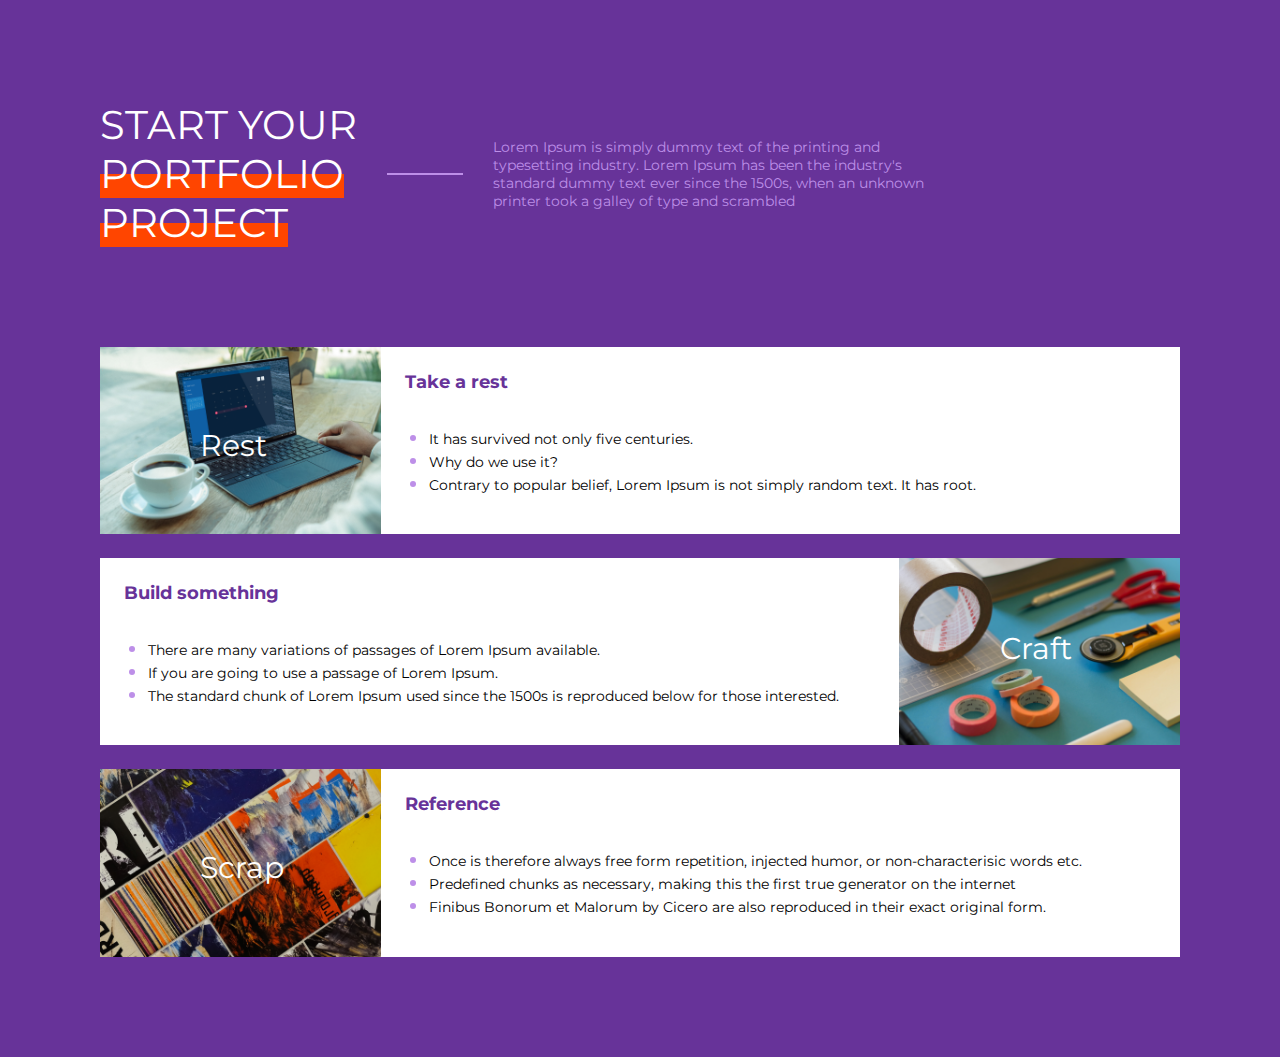
<file: index.html>
<!DOCTYPE html>
<html>
	<head>
		<link rel="preconnect" href="https://fonts.googleapis.com">
		<link rel="preconnect" href="https://fonts.gstatic.com" crossorigin>
		<link href="https://fonts.googleapis.com/css2?family=Montserrat:wght@500;700&display=swap" rel="stylesheet">		
		<link rel="stylesheet" href="style.css">
	</head>
	<body>
		<header class="head">
			<div>
				<p class="title">START YOUR</p>
				<p class="sub"><strong class="oranged">PORTFOLIO</strong></p>
				<p class="sub"><strong class="oranged">PROJECT</strong></p>
			</div>

			<div class="line">
			</div>

			<div class="lor">
				<p>Lorem Ipsum is simply dummy text of the printing and<br> typesetting industry. Lorem Ipsum has been the industry's<br> standard dummy text ever since the 1500s, when an unknown<br> printer took a galley of type and scrambled</p>
			</div>
			
		</header>
		<main>
			<div class="container1">
					<img src="./images/photo01.png" alt="">
					<p class="name1">Rest</p>
				<section>
					<h2>Take a rest</h2>
					<ul class="list">
						<li>It has survived not only five centuries.</li>
						<li>Why do we use it?</li>
						<li>Contrary to popular belief, Lorem Ipsum is not simply random text. It has root.</li>
					</ul>
				</section>
			</div>

			<div class="container2">
				<img src="./images/photo02.png" alt="">
				<p class="name2">Craft</p>
				<section>
				<h2>Build something</h2>
				<ul class="list">
					<li>There are many variations of passages of Lorem Ipsum available.</li>
					<li>If you are going to use a passage of Lorem Ipsum.</li>
					<li>The standard chunk of Lorem Ipsum used since the 1500s is reproduced below for those interested.</li>
				</ul>
			</section>
		</div>

		<div class="container3">
			<img src="./images/photo03.png" alt="">
			<p class="name1">Scrap</p>
			<section>
			<h2>Reference</h2>
			<ul class="list">
				<li>Once is therefore always free form repetition, injected humor, or non-characterisic words etc.</li>
				<li>Predefined chunks as necessary, making this the first true generator on the internet</li>
				<li>Finibus Bonorum et Malorum by Cicero are also reproduced in their exact original form.</li>
			</ul>
		</section>
	</div>
		</main>
		<footer></footer>

				

	</body>
</html>
</file>
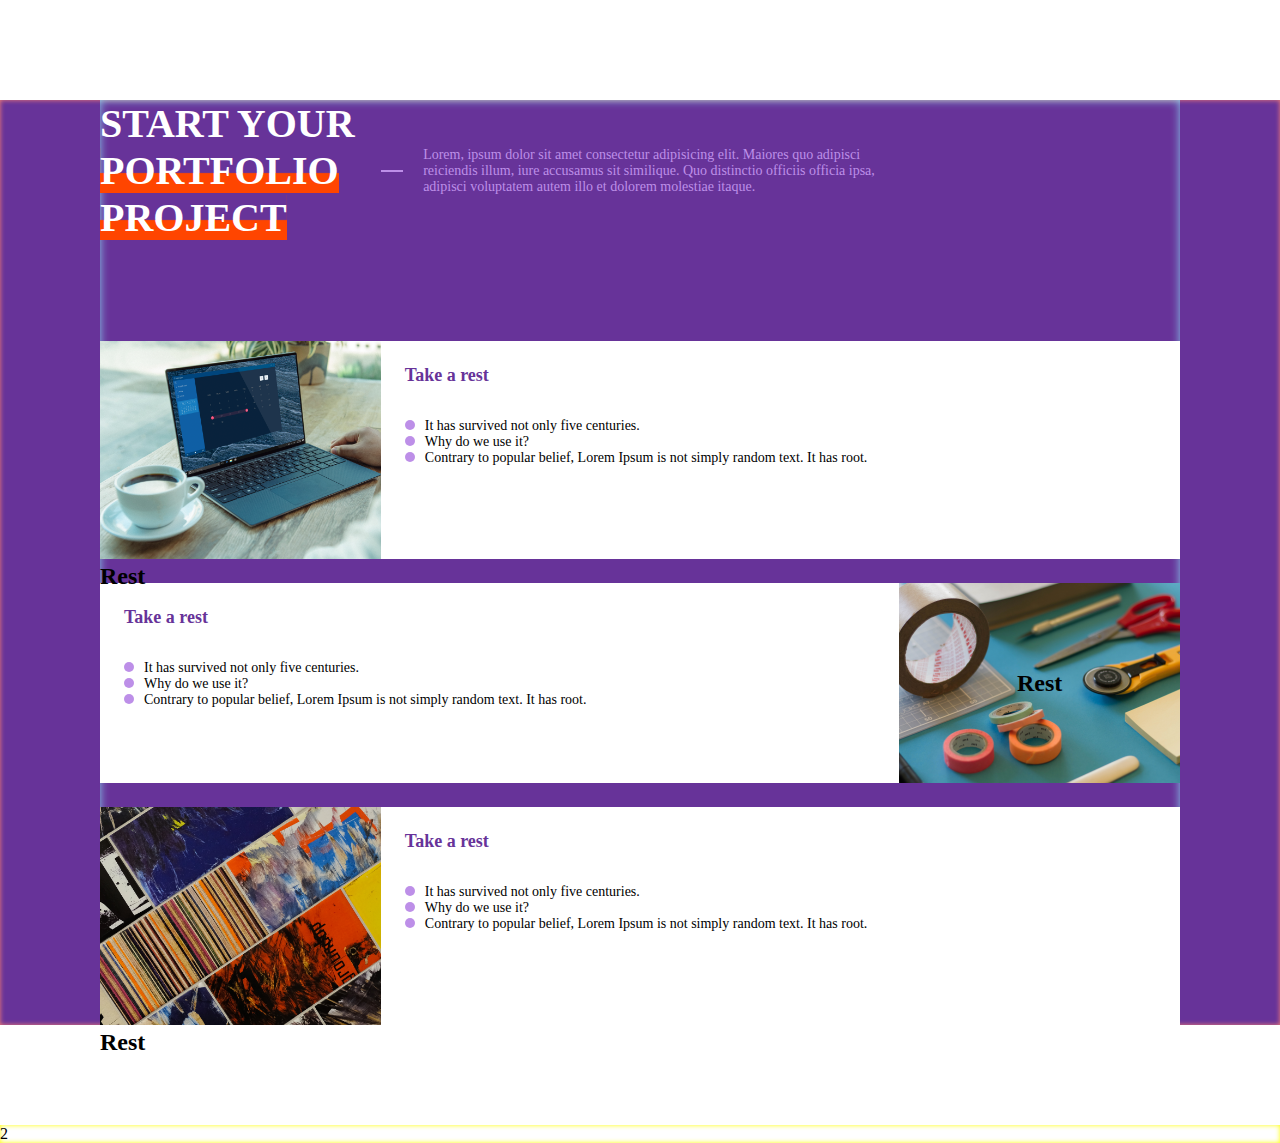
<file: answer/csscook_4/challenges/index.html>
<!DOCTYPE html>
<html>
	<head>
		<link rel="preconnect" href="https://fonts.googleapis.com">
		<link rel="preconnect" href="https://fonts.gstatic.com" crossorigin>
		<link href="https://fonts.googleapis.com/css2?family=Montserrat:wght@500;700&display=swap" rel="stylesheet">		
		<link rel="stylesheet" href="style.css">
	</head>
	<body>
        <section class="section1">
            <div class="purple-wrap">
                <header class="head">
                    <h2 class="header-title">
                        START YOUR
                        <strong>
                            PORTFOLIO
                            PROJECT
                        </strong> 
                        
                    </h2>
                    <p class="header-contents">Lorem, ipsum dolor sit amet consectetur adipisicing elit. Maiores quo adipisci reiciendis illum, iure accusamus sit similique. Quo distinctio officiis officia ipsa, adipisci voluptatem autem illo et dolorem molestiae itaque.</p>
                </header>

                <main>
                    <div class="banner">
                        <div class="banner-cover">
                            <img src="./images/photo01.png" alt="노트북을 바라보며 쉬는 사진">
                            <h2 banner-title>
                                Rest
                            </h2>
                        </div>
                        <div class="banner-content">
                            <h3>
                                Take a rest
                            </h3>
                            <ul>
                                <li>It has survived not only five centuries.</li>
                                <li>Why do we use it?</li>
                                <li>Contrary to popular belief, Lorem Ipsum is not simply random text. It has root.</li>
                            </ul>
                        </div>

                    </div>

                    <div class="banner2">
                        <div class="banner-cover">
                            <img src="./images/photo02.png" alt="노트북을 바라보며 쉬는 사진">
                            <h2 class="banner-title">
                                Rest
                            </h2>
                        </div>
                        <div class="banner-content">
                            <h3 >
                                Take a rest
                            </h3>
                            <ul>
                                <li>It has survived not only five centuries.</li>
                                <li>Why do we use it?</li>
                                <li>Contrary to popular belief, Lorem Ipsum is not simply random text. It has root.</li>
                            </ul>
                        </div>

                    </div>

                    <div class="banner">
                        <div class="banner-cover">
                            <img src="./images/photo03.png" alt="노트북을 바라보며 쉬는 사진">
                            <h2 banner-title>
                                Rest
                            </h2>
                        </div>
                        <div class="banner-content">
                            <h3>
                                Take a rest
                            </h3>
                            <ul>
                                <li>It has survived not only five centuries.</li>
                                <li>Why do we use it?</li>
                                <li>Contrary to popular belief, Lorem Ipsum is not simply random text. It has root.</li>
                            </ul>
                        </div>

                    </div>
                </main>
                
            </div>
        </section>
		
                
            
            <section class="section2">2</section>
	</body>
</html>
</file>
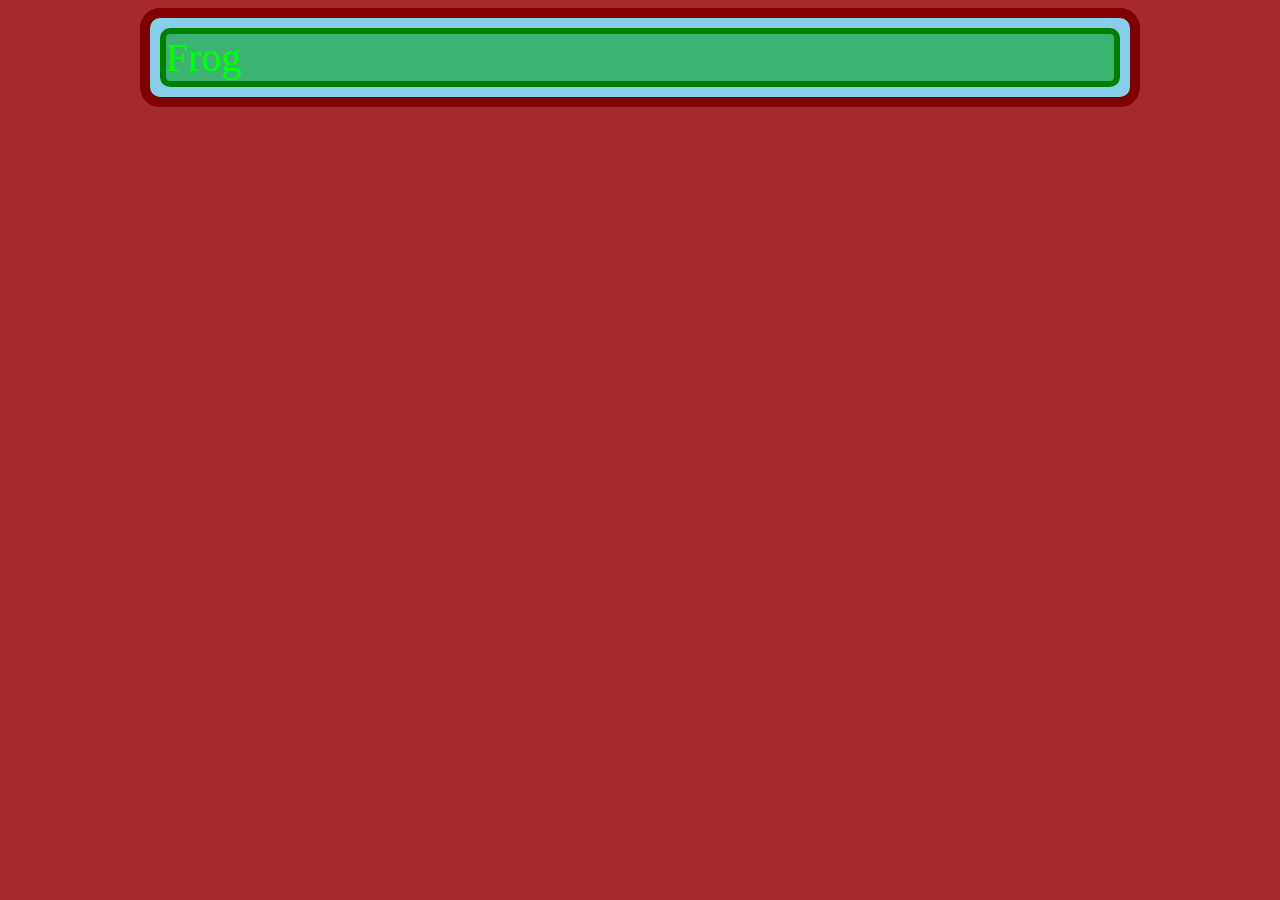
<file: answer/csscook_4/mini/flexing/index.html>
<!DOCTYPE html>
<html>
    <head>
        <title>Flexing</title>
        <style>
            body {
                background-color: brown;
            }
            .playground {
                border: 10px solid maroon;
                width: 980px;
                margin: 0 auto;
                border-radius: 20px;
                background-color: skyblue;
            }
            .frog {
                background-color: mediumseagreen;
                color: lime;
                font-size: 40px;
                margin: 10px;
                border: 6px solid green;
                border-radius: 10px;
            }
        </style>
    </head>
    <body>

        <div class="playground">
            <div class="frog">Frog</div>
        </div>

    </body>
</html>
</file>
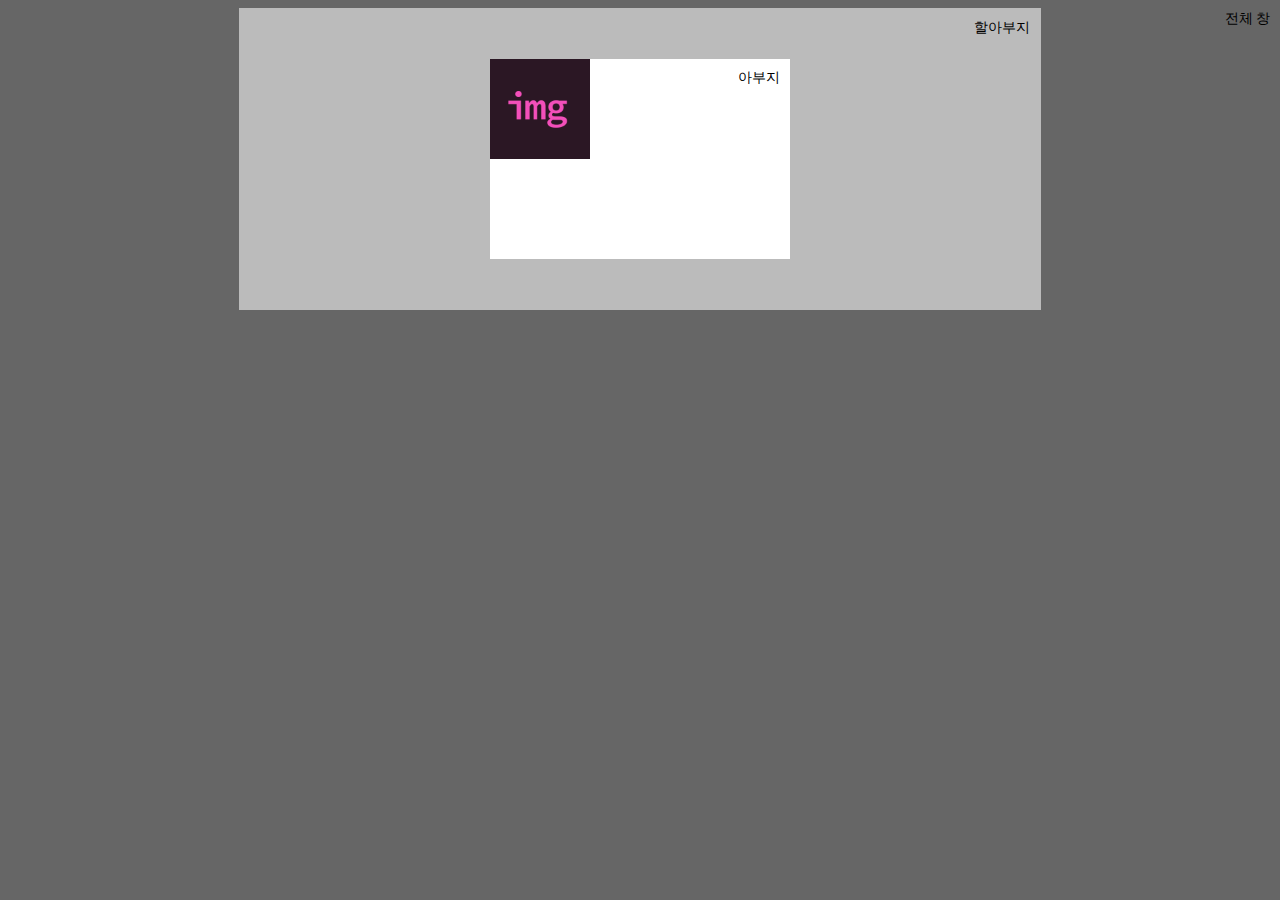
<file: answer/csscook_4/mini/position/position.html>
<!DOCTYPE html>
<html>
	<head>
		<meta charset="UTF-8">
        <title>Position Mini Example</title>
        <link rel="stylesheet" href="style.css">
        <style>
            body {
                background-color: #666;
            }
            .grand-father {
                background-color: #bbb;
                width: 800px;
                margin: 0 auto;
                padding: 1px;
            }
            .father {
                background-color: white;
                width: 300px;
                height: 200px;
                margin: 50px auto;
            }
            .children {
                width: 100px;
                height: 100px;
            }
        </style>
	</head>
	<body>

        <div class="grand-father">
            <div class="father">
                <img class="children" src="img.png">
            </div>
        </div>
       
	</body>
</html>
</file>
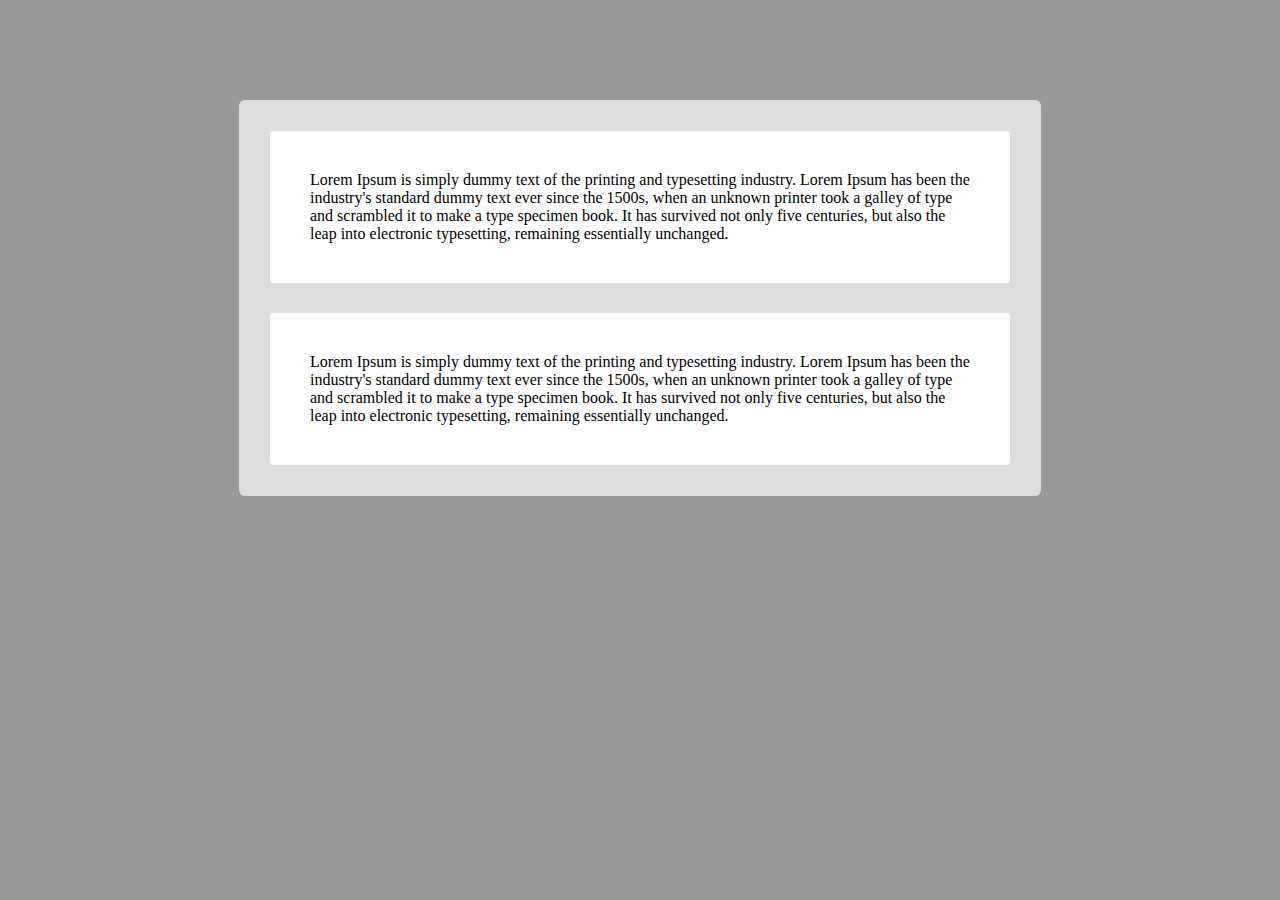
<file: answer/csscook_4/mini/typography/em.html>
<!DOCTYPE html>
<html>
    <head>
        <title>em</title>
		<style>
			body {
				background-color: #999;
				margin: 0;
			}
			.parents {
				background-color: #ddd;
				margin: 100px auto;
				width: 800px;
				padding: 1px;
				border-radius: 6px;
			}
			.child {
				background-color: white;
				padding: 40px;
				margin: 30px;
				border-radius: 4px;
			}
			.child.top {
			}
			.child.bottom {
			}
		</style>
    </head>
    <body>

		<div class="parents">
			<div class="child top">
				Lorem Ipsum is simply dummy text of the printing and typesetting industry. Lorem Ipsum has been the industry's standard dummy text ever since the 1500s, when an unknown printer took a galley of type and scrambled it to make a type specimen book. It has survived not only five centuries, but also the leap into electronic typesetting, remaining essentially unchanged.	
			</div>
			<div class="child bottom">
				Lorem Ipsum is simply dummy text of the printing and typesetting industry. Lorem Ipsum has been the industry's standard dummy text ever since the 1500s, when an unknown printer took a galley of type and scrambled it to make a type specimen book. It has survived not only five centuries, but also the leap into electronic typesetting, remaining essentially unchanged.	
			</div>
		</div>	

    </body>
</html>
</file>
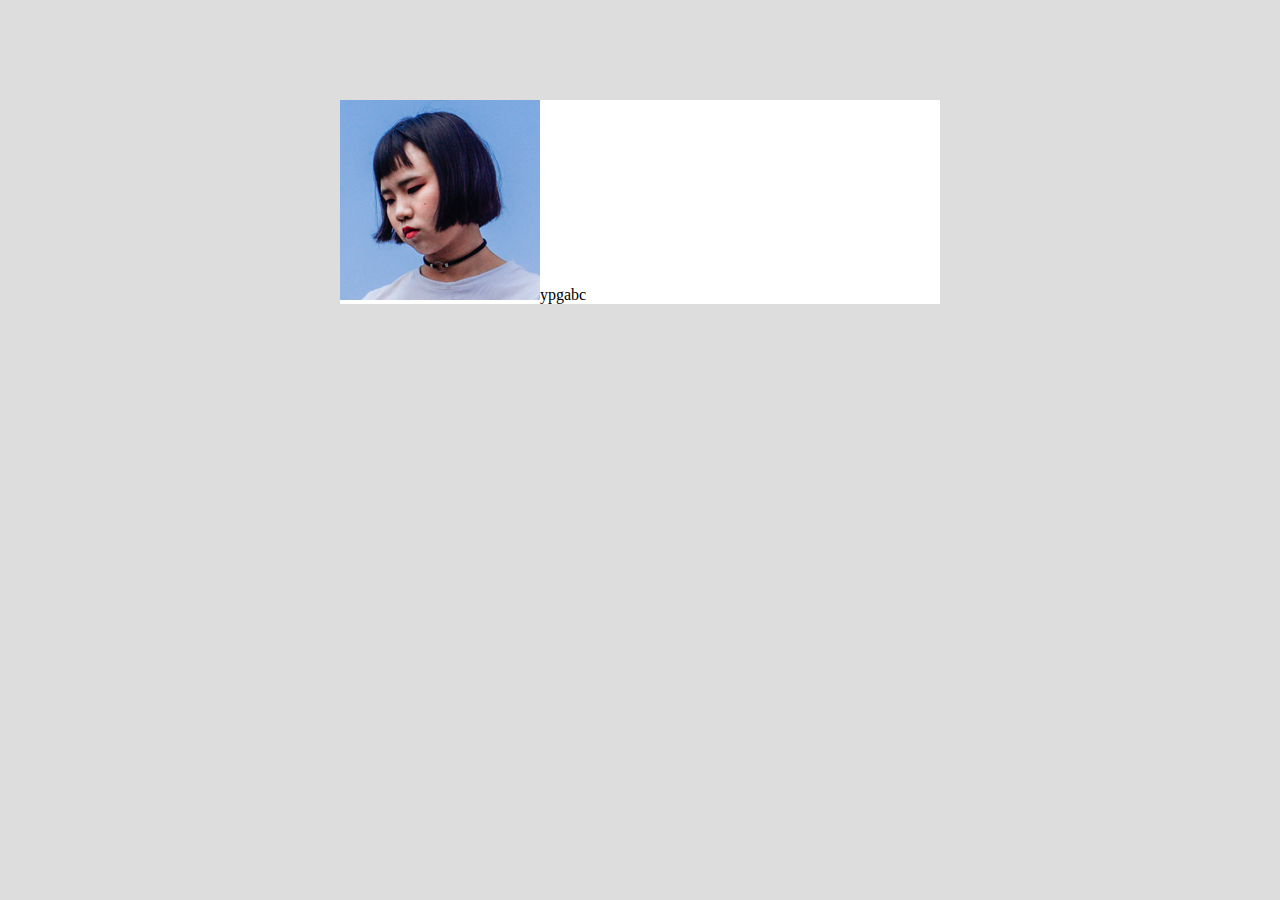
<file: answer/csscook_4/mini/typography/image.html>
<!DOCTYPE html>
<html>
    <head>
        <title>inline</title>
		<style>
			body {
				background-color: #ddd;
				margin: 0;
			}
			.wrapper {
				background-color: white;
				margin: 100px auto;
				width: 600px;
			}
		</style>
    </head>
    <body>

		<div class="wrapper">
			<img src="images/profile05.png">ypgabc
		</div>	

    </body>
</html>
</file>
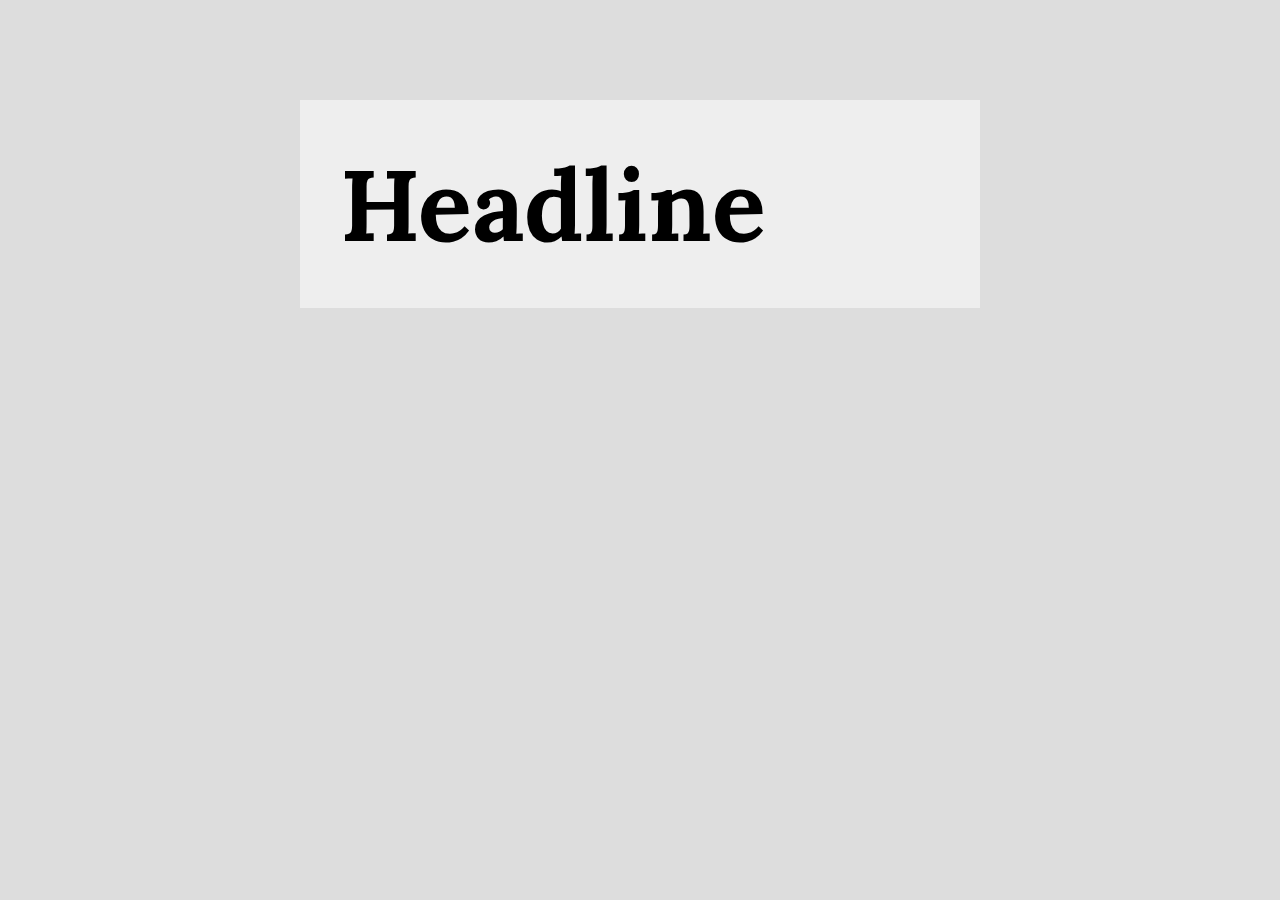
<file: answer/csscook_4/mini/typography/inline.html>
<!DOCTYPE html>
<html>
    <head>
        <title>inline</title>
		<link rel="preconnect" href="https://fonts.googleapis.com">
		<link rel="preconnect" href="https://fonts.gstatic.com" crossorigin>
		<link href="https://fonts.googleapis.com/css2?family=IBM+Plex+Sans+Arabic:wght@500&family=Lora:ital,wght@1,500&family=Oswald:wght@500&display=swap" rel="stylesheet">
		<style>
			body, h1 {
				margin: 0;
			}
            ::selection {
                background-color: transparent;
            }
			body {
				background-color: #ddd;
			}
			.wrapper {
				background-color: #eee;
				margin: 100px auto;
				width: 600px;
				padding: 40px;
			}
			.title {
                cursor: pointer;
                font-size: 100px;
			}
            .title.active {
				background-color: white;
            }
			.title.type_b { font-family: 'Lora', serif; }
		</style>
    </head>
    <body>

		<div class="wrapper">
			<h1 class="title type_b">Headline</h1>
		</div>	

        <script>
            document.querySelector(".title").addEventListener('click', function handleClick(e) {
                e.target.classList.toggle("active");
            }); 
        </script>
    </body>
</html>
</file>
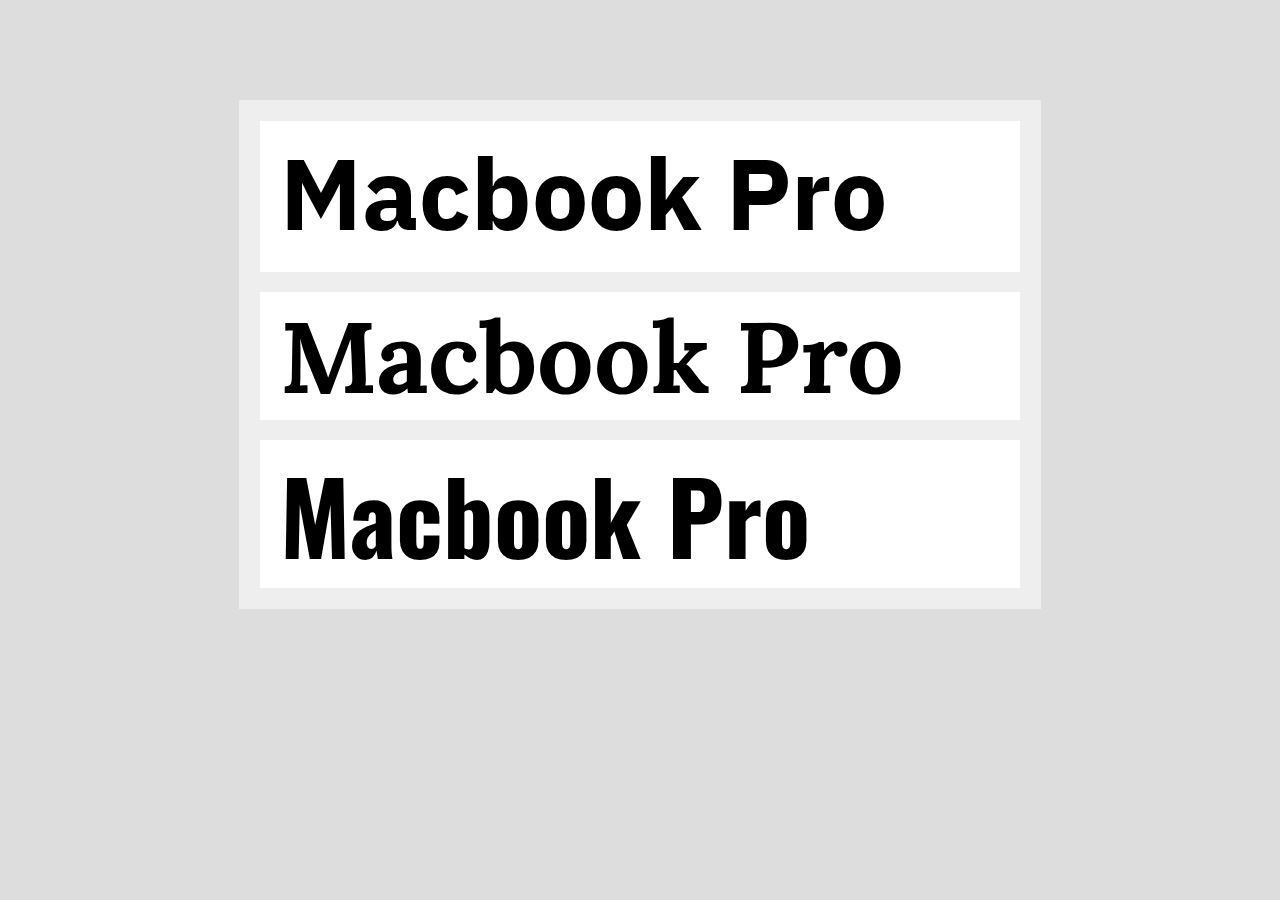
<file: answer/csscook_4/mini/typography/line-height.html>
<!DOCTYPE html>
<html>
    <head>
        <title>em</title>
		<link rel="preconnect" href="https://fonts.googleapis.com">
		<link rel="preconnect" href="https://fonts.gstatic.com" crossorigin>
		<link href="https://fonts.googleapis.com/css2?family=IBM+Plex+Sans+Arabic:wght@500&family=Lora:ital,wght@1,500&family=Oswald:wght@500&display=swap" rel="stylesheet">
		<style>
			h1, body {
				margin: 0;
			}
			body {
				background-color: #ddd;
			}
			.wrapper {
				background-color: #eee;
				width: 800px;
				margin: 100px auto;
				padding: 1px;
			}
			.title {
				background-color: white;
				margin: 20px;
				font-size: 100px;
				padding: 0 20px;
			}
			.title.type_a { font-family: 'IBM Plex Sans Arabic', sans-serif; }
			.title.type_b { font-family: 'Lora', serif; }
			.title.type_c { font-family: 'Oswald', sans-serif; }

		</style>
    </head>
    <body>

		<div class="wrapper">
			<h1 class="title type_a">Macbook Pro</h1>
			<h1 class="title type_b">Macbook Pro</h1>
			<h1 class="title type_c">Macbook Pro</h1>
		</div>	

    </body>
</html>
</file>
<file: style.css>
:root {
    font-family: 'Montserrat', sans-serif;
	/*
	font-weight: 500;
	font-weight: 700;
	*/
}


body {
	width: 1080px;
	margin: auto;
	background: #673399;
}

.head {
	display: flex;
	flex-direction: row;
	margin-top: 100px;
}

.title {
	margin: 0;
	font-size: 40px;
	color: #ffff;
}

.oranged {
	box-shadow: inset 0 -0.6em orangered;
	font-size: 40px;
	font-weight: normal;
}

.sub {
	margin: 0;
	color: #ffff;
}


.lor {
	width: auto;
	margin: auto;
	margin-left: 0;
	font-size: 14px;
	color: #bd8fe8;
}

.line {
	width: 7%;
	height: 2px;
	background-color: #bd8fe8;
	margin: auto 30px;
}


img {
	width: 26%;

}

.name1 {
	font-size: 30px;
	color: #fff;
	position: absolute;
	top: 50px;
	left: 100px;
}



.container1,
.container3 {
	width: auto;
	margin-top: 100px;
	display: flex;
	flex-direction: row;
	position: relative;
}




.container3 {
	margin-top: 24px;
}

.container2 {
	width: auto;
	margin-top: 24px;
	display: flex;
	flex-direction: row-reverse;
	position: relative;
}

.name2 {
	font-size: 30px;
	color: #fff;
	position: absolute;
	top: 42px;
	left: 900px;
}

section{
	width: auto;
	margin: 0;
	padding: 24px;
	background: #ffff;
	flex-grow: 1;
}

h2 {
	margin: 0;
	margin-bottom: 32px;
	font-size: 18px;
	color: #673399;
}

.list {
	margin: 0;
	padding-left: 24px;
	font-size: 14px;
}


li::marker {
	font-size: 20px;
	color: #bd8fe8;
}



footer {
	width: auto;
	margin: 100px;
}
</file>
<file: answer/csscook_4/challenges/style.css>
h1, 
h2, 
h3,
ul,
li,
button,
section,
article,
body {
    margin: 0;
    padding: 0;
}

ul,
li {
    list-style: none;
}

.section1 {
    background: #673399;
}

.purple-wrap {
    width: 1080px;
    margin: 100px auto;
    box-shadow: inset 0 0 10px skyblue;
}

.section1 {
    box-shadow: inset 0 0 5px salmon;
}

.head {
    display: flex;
    color: #fff;
    margin-bottom: 100px;
}

.header-title {
    font-size: 40px;
    flex-basis: 26%;
    flex-shrink: 0;
}

strong {
    box-shadow: inset 0 -20px 1px orangered;
}


.header-contents {
    max-width: 500px;
    display: flex;
    align-items: center;
    flex-shrink: 0;
    font-size: 14px;
    color: #bd8fe8;
}

.header-contents::before {
    content: " ";
    width: 60px;
    height: 2px;
    background: #bd8fe8;
    margin-right: 20px;
}

.banner {
    display: flex;
    min-height: 200px;
    margin-bottom: 24px;
}

.banner2 {
    display: flex;
    flex-direction: row-reverse;
    min-height: 200px;
    margin-bottom: 24px;
}

.banner-cover {
    flex-basis: 26%;
    flex-shrink: 0;
    position: relative;
}

.banner img {
    width: 100%;
    height: 100%;
    object-fit: cover;
}

.banner2 img {
    width: 100%;
    height: 100%;
    object-fit: cover;
}

.banner-title {
    position: absolute;
    display: flex;
    align-items: center;
    justify-content: center;
    inset: 0;
}

.banner-content {
    width: 100%;
    padding: 24px;
    background: #fff;
}

.banner-content h3 {
    margin-bottom: 32px;
    color: #673399;
    font-size: 18px;
}

.banner-content li {
    font-size: 14px;
}


.banner-content li::before {
    content: " ";
    display: inline-block;
    width: 10px;
    height: 10px;
    border-radius: 50px;
    background: #bd8fe8;
    margin-right: 10px;
}


.section2 {
    box-shadow: inset 0 0 5px yellow;
}
</file>
<file: answer/csscook_4/mini/position/style.css>
body:before,
.grand-father:before,
.father:before {
    float: right;
    color: #000;
    margin: 10px;
    font-size: 14px;
}

body:before {
    content: '전체 창';
    position: absolute;
    right: 0;
    top: 0;
}

.grand-father:before {
    content: '할아부지';
}

.father:before {
    content: '아부지';
}
</file>
